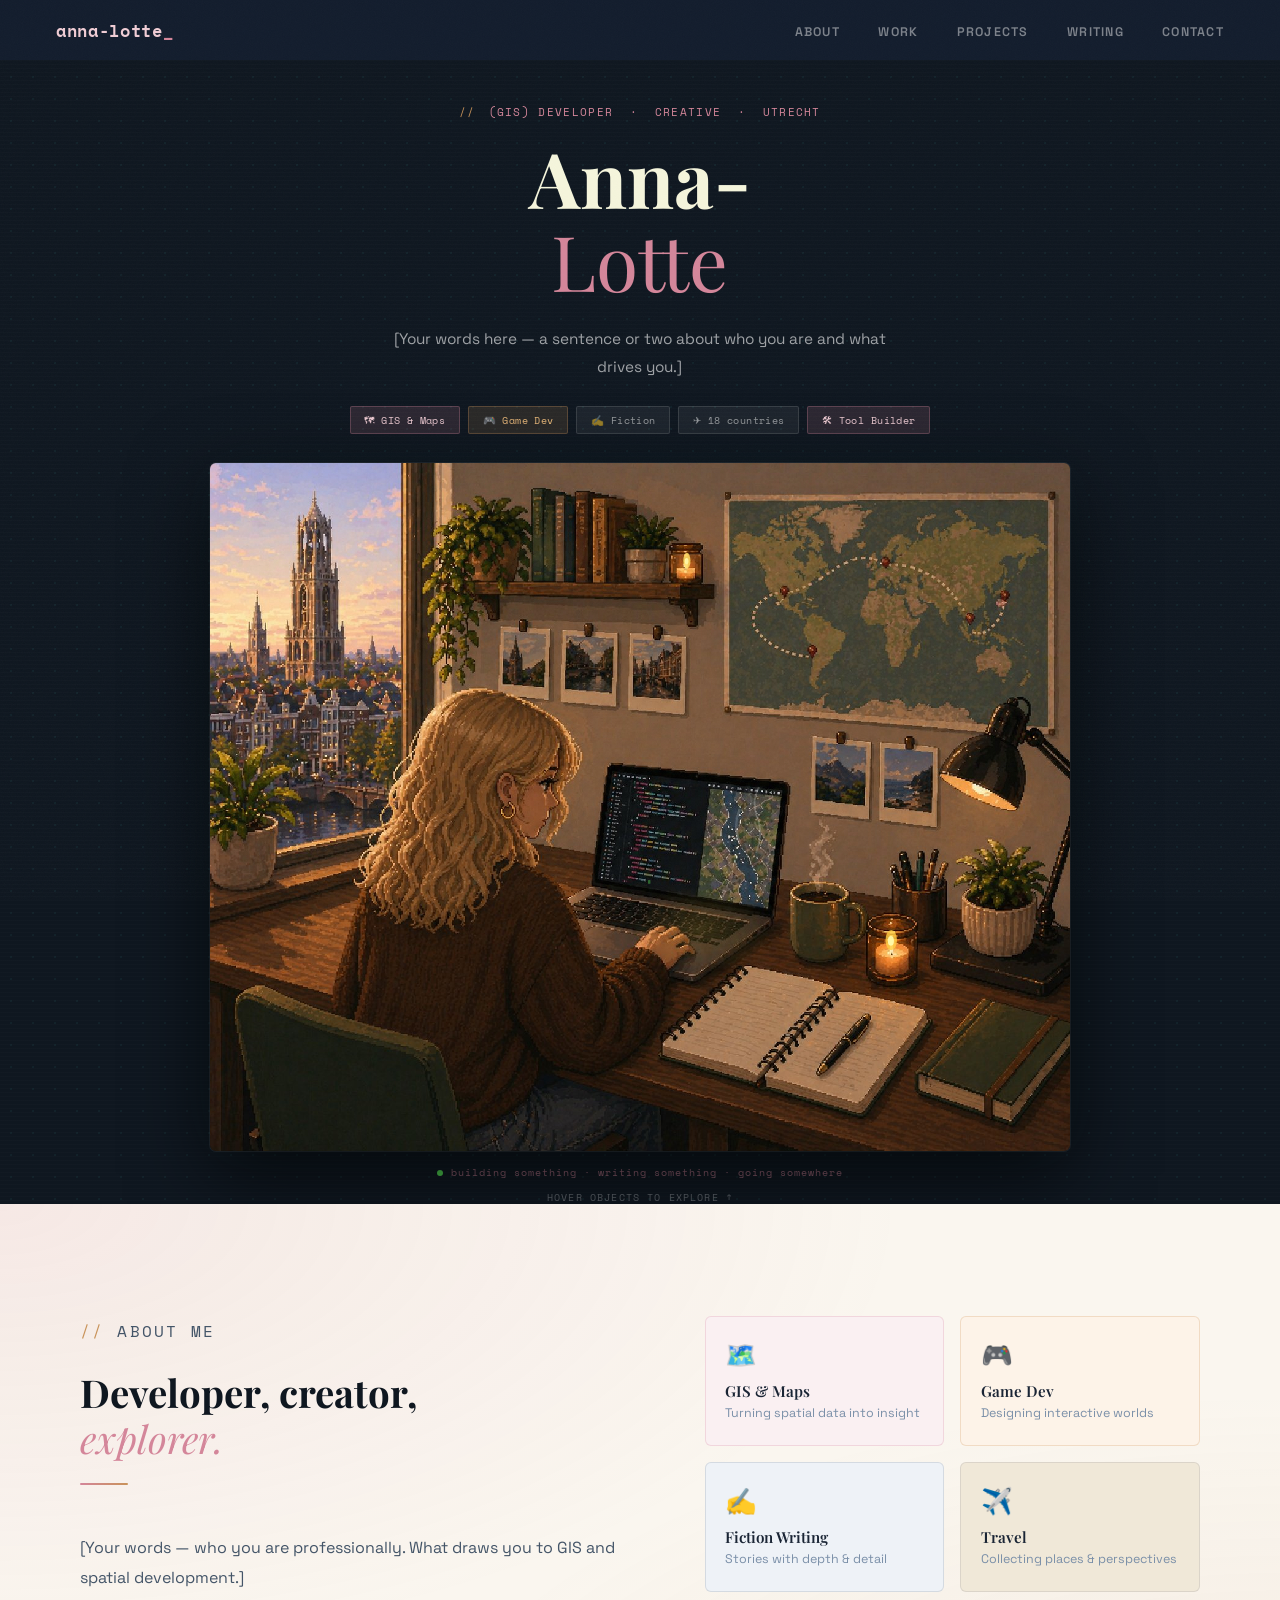
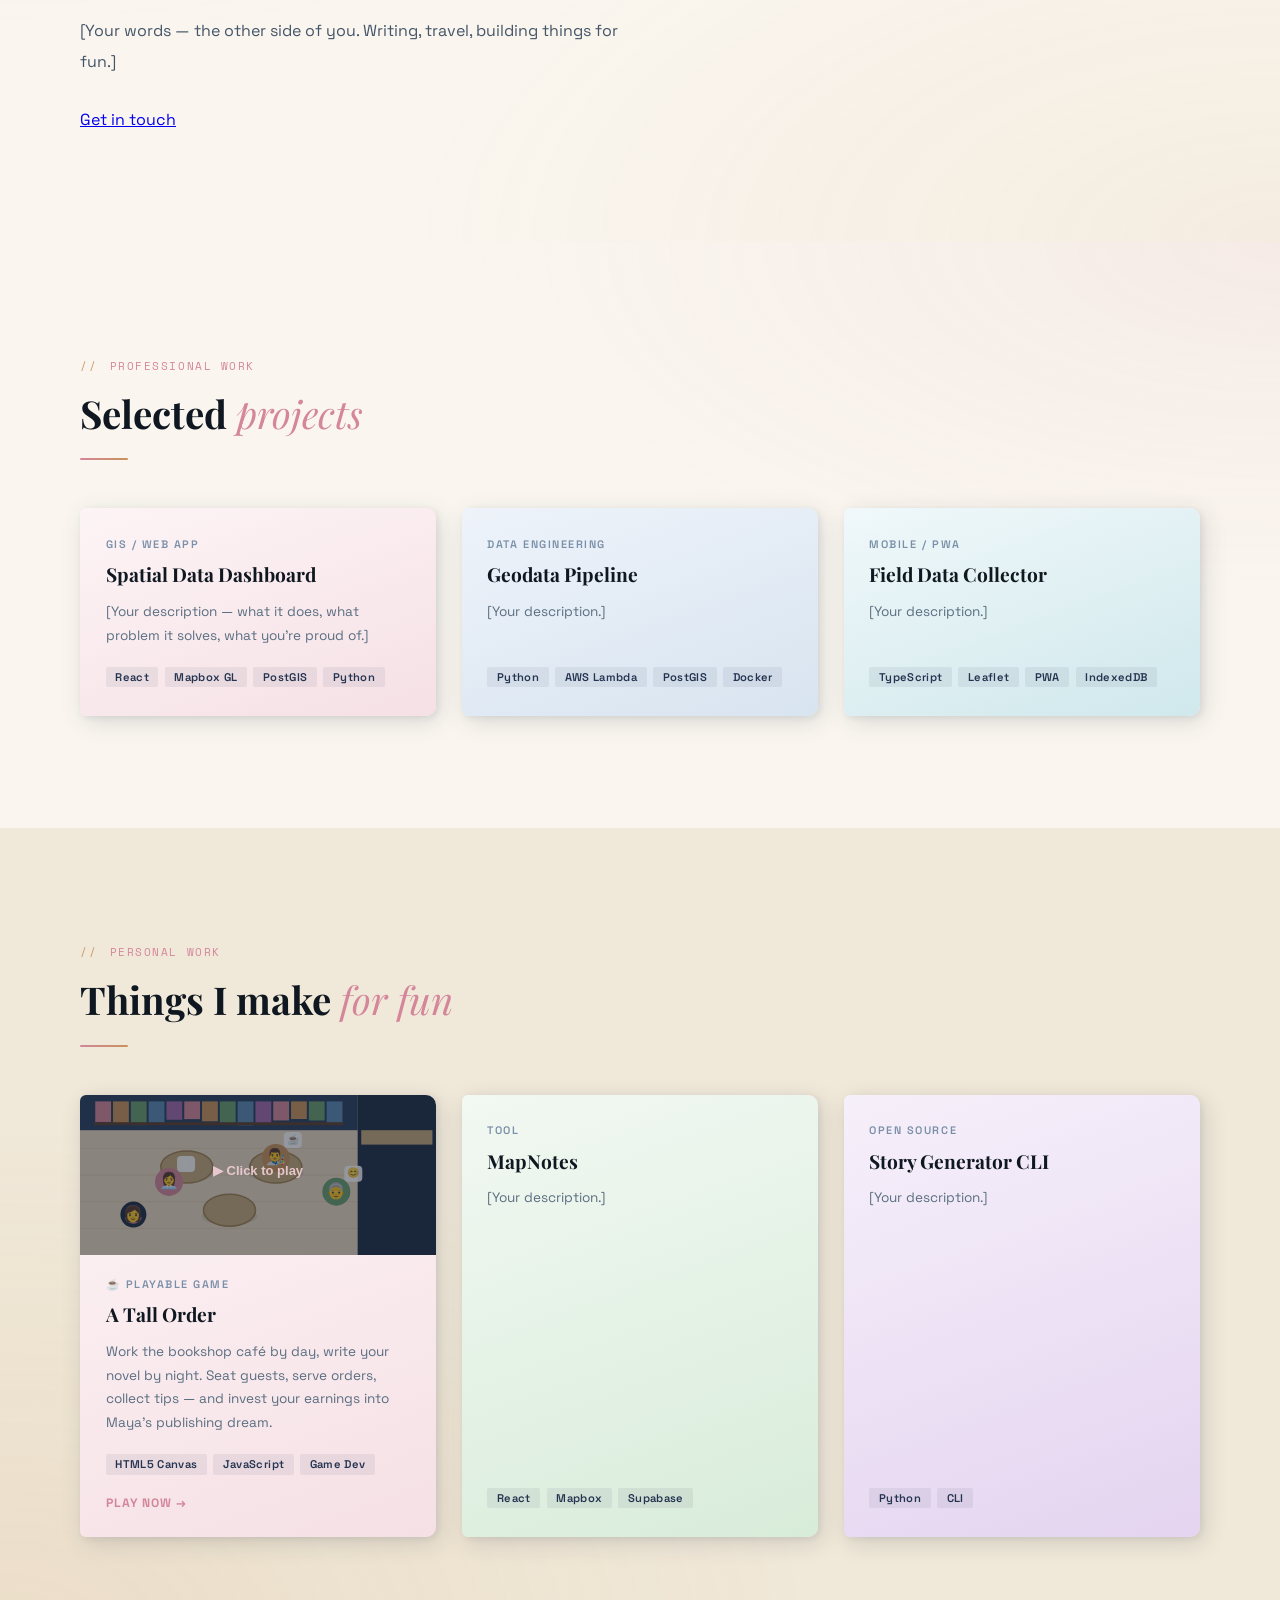
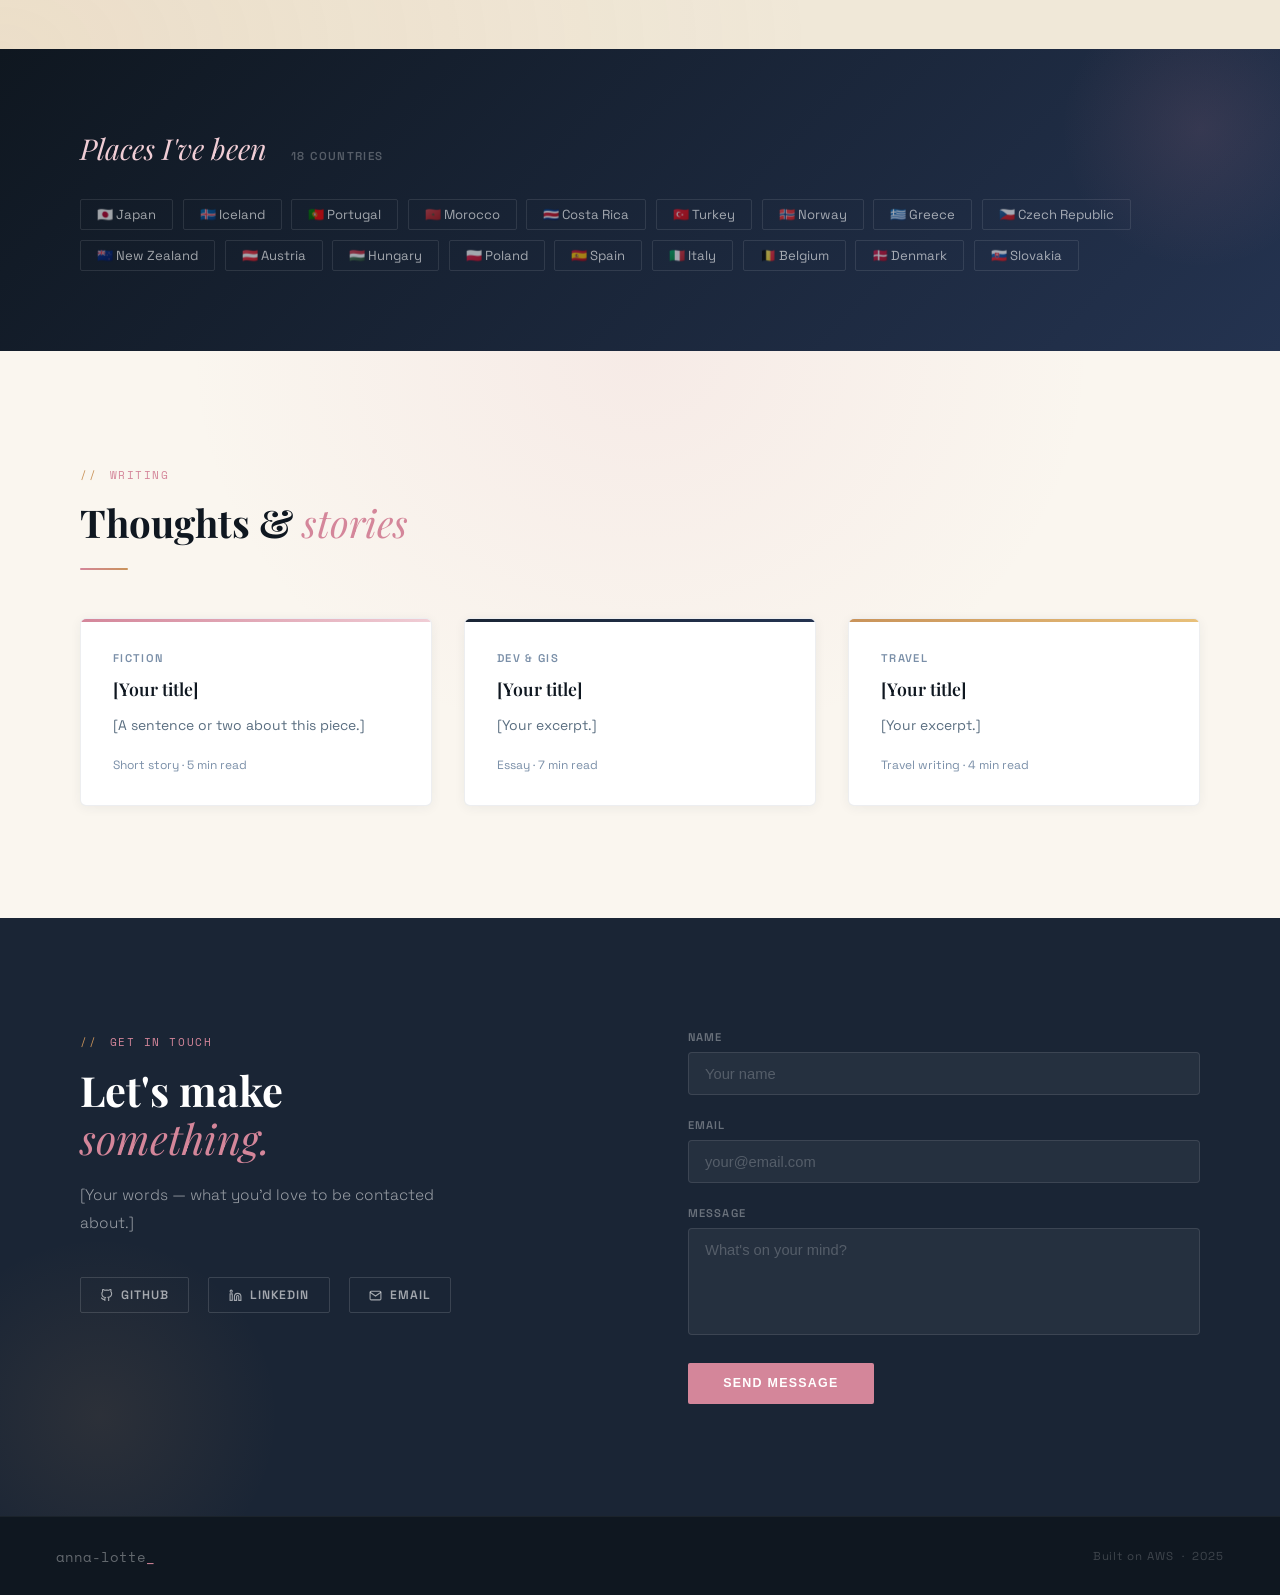
<file: index.html>
<!DOCTYPE html>
<html lang="en">
<head>
  <meta charset="UTF-8"/>
  <meta name="viewport" content="width=device-width, initial-scale=1.0"/>
  <title>Anna-Lotte</title>
  <link rel="preconnect" href="https://fonts.googleapis.com">
  <link href="https://fonts.googleapis.com/css2?family=Space+Grotesk:wght@300;400;500;600;700&family=Playfair+Display:ital,wght@0,400;0,700;1,400&family=Space+Mono:ital,wght@0,400;0,700;1,400&display=swap" rel="stylesheet">
  <style>
    *,*::before,*::after{box-sizing:border-box;margin:0;padding:0}

    :root {
      --navy:      #1a2535;
      --navy-deep: #0f1720;
      --navy-mid:  #243350;
      --rose:      #d4869a;
      --rose-light:#f0cdd5;
      --rose-pale: #faf0f2;
      --amber:     #c9935a;
      --amber-pale:#fdf3e8;
      --cream:     #faf6ef;
      --parchment: #f0e8d8;
      --pixel-green: #4ec94e;
      --pixel-cyan:  #4ecfcf;
      --ink:       #1a2535;
      --muted:     #7a8fa8;
      --rule-light:rgba(26,37,53,0.12);
      --rule-dark: rgba(255,255,255,0.1);
    }

    html { scroll-behavior: smooth; }

    body {
      font-family: 'Space Grotesk', sans-serif;
      background: var(--cream);
      color: var(--ink);
      overflow-x: hidden;
    }

    /* ── subtle paper grain overlay ── */
    body::before {
      content: '';
      position: fixed; inset: 0; z-index: 999; pointer-events: none;
      opacity: 0.025;
      background-image: url("data:image/svg+xml,%3Csvg viewBox='0 0 256 256' xmlns='http://www.w3.org/2000/svg'%3E%3Cfilter id='noise'%3E%3CfeTurbulence type='fractalNoise' baseFrequency='0.9' numOctaves='4' stitchTiles='stitch'/%3E%3C/filter%3E%3Crect width='100%25' height='100%25' filter='url(%23noise)'/%3E%3C/svg%3E");
      background-size: 200px 200px;
    }

    /* ══════════════ NAV ══════════════ */
    nav {
      position: fixed; top: 0; left: 0; right: 0; z-index: 100;
      display: flex; align-items: center; justify-content: space-between;
      padding: 1.1rem 3.5rem;
      background: rgba(20,30,46,0.97);
      backdrop-filter: blur(12px);
    }

    .nav-logo {
      font-family: 'Space Mono', monospace;
      font-size: 1.05rem;
      font-weight: 700;
      color: var(--rose-light);
      text-decoration: none;
      letter-spacing: 0.04em;
    }

    .nav-links { display: flex; gap: 2.4rem; list-style: none; }
    .nav-links a {
      text-decoration: none;
      font-size: 0.78rem;
      font-weight: 600;
      letter-spacing: 0.1em;
      text-transform: uppercase;
      color: rgba(255,255,255,0.45);
      transition: color 0.2s;
    }
    .nav-links a:hover { color: var(--rose-light); }

    /* ══════════════ HERO ══════════════ */
    .hero {
      min-height: 100vh;
      background: var(--navy-deep);
      padding-top: 64px;
      display: flex;
      flex-direction: column;
      align-items: center;
      justify-content: center;
      position: relative;
      overflow: hidden;
    }

    /* Dot grid across the whole hero */
    .hero::before {
      content: '';
      position: absolute; inset: 0; pointer-events: none; z-index: 0;
      background-image: radial-gradient(circle, rgba(78,201,201,0.06) 1px, transparent 1px);
      background-size: 22px 22px;
    }

    /* Scanlines */
    .hero::after {
      content: '';
      position: absolute; inset: 0; pointer-events: none; z-index: 0;
      background: repeating-linear-gradient(
        0deg, transparent, transparent 3px,
        rgba(255,255,255,0.012) 3px, rgba(255,255,255,0.012) 4px
      );
    }

    /* ── HERO TEXT BLOCK — floats above the image ── */
    .hero-text {
      position: relative; z-index: 2;
      text-align: center;
      padding: 2.5rem 2rem 1.8rem;
      display: flex;
      flex-direction: column;
      align-items: center;
    }

    .hero-tag {
      display: inline-flex; align-items: center; gap: 0.5rem;
      font-family: 'Space Mono', monospace;
      font-size: 0.68rem; font-weight: 400;
      letter-spacing: 0.12em; text-transform: uppercase;
      color: var(--rose);
      margin-bottom: 1.2rem;
      opacity: 0; animation: fadeUp 0.5s 0.1s forwards;
    }
    .hero-tag::before { content: '//'; color: var(--amber); margin-right: 0.3rem; }

    .hero-name {
      font-family: 'Playfair Display', serif;
      font-size: clamp(3rem, 6vw, 5.5rem);
      font-weight: 700;
      line-height: 1.0;
      color: beige;
      margin-bottom: 0.15rem;
      opacity: 0; animation: fadeUp 0.7s 0.2s forwards;
    }

    .hero-name-line2 {
      font-family: 'Playfair Display', serif;
      font-size: clamp(3rem, 6vw, 5.5rem);
      font-weight: 400;
      line-height: 1.1;
      color: var(--rose);
      margin-bottom: 1.4rem;
      opacity: 0; animation: fadeUp 0.7s 0.3s forwards;
    }

    .hero-divider {
      display: flex; align-items: center; gap: 1rem;
      margin-bottom: 1.2rem;
      opacity: 0; animation: fadeUp 0.5s 0.45s forwards;
    }
    .hero-divider span { width: 32px; height: 1px; background: var(--amber); display: block; }
    .hero-divider em {
      font-family: 'Space Mono', monospace;
      font-style: normal;
      font-size: 0.7rem;
      color: rgba(255,255,255,0.4);
      letter-spacing: 0.08em;
    }

    .hero-desc {
      font-size: 0.96rem;
      line-height: 1.8;
      color: rgba(255,255,255,0.6);
      font-weight: 400;
      max-width: 520px;
      margin-bottom: 1.6rem;
      opacity: 0; animation: fadeUp 0.7s 0.55s forwards;
    }

    .hero-chips {
      display: flex; flex-wrap: wrap; gap: 0.5rem;
      justify-content: center;
      margin-bottom: 0;
      opacity: 0; animation: fadeUp 0.6s 0.65s forwards;
    }

    .chip {
      font-family: 'Space Mono', monospace;
      font-size: 0.65rem; font-weight: 400;
      padding: 0.3rem 0.85rem;
      border-radius: 2px;
      letter-spacing: 0.04em;
    }
    .chip-rose  { background: rgba(212,134,154,0.15); color: var(--rose-light); border: 1px solid rgba(212,134,154,0.3); }
    .chip-amber { background: rgba(201,147,90,0.15);  color: #e8b87a;           border: 1px solid rgba(201,147,90,0.3); }
    .chip-mist  { background: rgba(255,255,255,0.06); color: rgba(255,255,255,0.55); border: 1px solid rgba(255,255,255,0.12); }

    /* Hint text below image */
    .hero-hint {
      font-family: 'Space Mono', monospace;
      font-size: 0.6rem;
      color: rgba(255,255,255,0.25);
      letter-spacing: 0.12em;
      text-transform: uppercase;
      margin-top: 0.6rem;
      opacity: 0; animation: fadeIn 1s 1.4s forwards;
    }

    /* ── SCENE — full-width centrepiece ── */
    .pixel-scene {
      position: relative; z-index: 2;
      display: flex; flex-direction: column; align-items: center;
      width: 100%; padding: 0 2rem;
      opacity: 0; animation: fadeIn 1s 0.8s forwards;
    }

    .scene-container {
      position: relative;
      width: 100%;
      max-width: 860px;
      border-radius: 6px;
      overflow: hidden;
      box-shadow:
        0 0 0 1px rgba(255,255,255,0.06),
        0 24px 80px rgba(0,0,0,0.7),
        0 0 60px rgba(78,201,201,0.04);
    }

    .scene-img {
      display: block;
      width: 100%;
      height: auto;
      image-rendering: pixelated;
    }

    .scene-overlay {
      position: absolute;
      inset: 0;
      width: 100%;
      height: 100%;
    }

    /* Hotspot zones */
    .hotspot { cursor: pointer; }
    .hotspot:hover { fill: rgba(255,255,255,0.05) !important; }
    a:hover .hotspot-label { opacity: 1 !important; }
    .hotspot-label { transition: opacity 0.18s; }

    /* Status bar */
    .pixel-status {
      font-family: 'Space Mono', monospace;
      font-size: 0.62rem; color: rgba(212,134,154,0.65);
      letter-spacing: 0.1em;
      display: flex; align-items: center; gap: 0.5rem;
      margin-top: 0.9rem;
    }
    .pixel-status-dot {
      width: 6px; height: 6px; border-radius: 50%;
      background: #4ec94e;
      animation: blink 1.2s step-start infinite;
    }
    @keyframes blink { 0%,100%{opacity:1} 50%{opacity:0} }

    /* ── Remove the old hero-left / hero-right panels ── */
    .hero-left, .hero-right { display: none; }

    /* ══════════════ SECTION COMMONS ══════════════ */
    .section-inner { max-width: 1120px; margin: 0 auto; }

    .section-kicker {
      display: inline-flex; align-items: center; gap: 0.6rem;
      font-family: 'Space Mono', monospace;
      font-size: 0.68rem; font-weight: 400;
      letter-spacing: 0.14em; text-transform: uppercase;
      color: var(--rose);
      margin-bottom: 1rem;
    }
    .section-kicker::before {
      content: '//'; color: var(--amber); margin-right: 0.2rem;
    }

    .section-heading {
      font-family: 'Playfair Display', serif;
      font-size: clamp(2rem, 3vw, 2.8rem);
      font-weight: 700;
      color: var(--navy-deep);
      line-height: 1.2;
      margin-bottom: 0.4rem;
    }
    .section-heading em {
      font-style: italic; font-weight: 400;
      color: var(--rose);
    }

    .section-rule {
      width: 48px; height: 2px;
      background: linear-gradient(90deg, var(--rose), var(--amber));
      margin: 1.4rem 0 3rem;
      border-radius: 2px;
    }

    /* ══════════════ ABOUT ══════════════ */
    #about {
      padding: 7rem 3.5rem;
      background:
        radial-gradient(ellipse at 0% 0%, rgba(212,134,154,0.12) 0%, transparent 50%),
        radial-gradient(ellipse at 100% 100%, rgba(201,147,90,0.1) 0%, transparent 50%),
        var(--cream);
    }

    .about-grid {
      display: grid;
      grid-template-columns: 1.1fr 1fr;
      gap: 5rem; align-items: start;
    }

    .about-body p {
      font-size: 1rem; line-height: 1.9;
      color: #445568; font-weight: 400;
      margin-bottom: 1.4rem;
    }

    .about-tiles {
      display: grid;
      grid-template-columns: 1fr 1fr;
      gap: 1rem;
    }

    .about-tile {
      padding: 1.4rem 1.2rem;
      border-radius: 6px;
      border: 1px solid transparent;
      transition: transform 0.2s, box-shadow 0.2s;
    }
    .about-tile:hover { transform: translateY(-3px); box-shadow: 0 6px 20px rgba(30,45,69,0.1); }

    .tile-rose   { background: var(--rose-pale);  border-color: rgba(212,134,154,0.25); }
    .tile-amber  { background: var(--amber-pale); border-color: rgba(201,147,90,0.25); }
    .tile-navy   { background: #eef2f7;           border-color: rgba(30,45,69,0.12); }
    .tile-parch  { background: var(--parchment);  border-color: rgba(30,45,69,0.1); }

    .tile-icon { font-size: 1.6rem; margin-bottom: 0.6rem; display: block; }
    .tile-name { font-family: 'Playfair Display', serif; font-size: 0.95rem; font-weight: 600; color: var(--navy); margin-bottom: 0.2rem; }
    .tile-desc { font-size: 0.78rem; color: var(--muted); line-height: 1.5; }

    /* ══════════════ SKILLS ══════════════ */
    #skills {
      padding: 5.5rem 3.5rem;
      background: var(--navy);
      position: relative; overflow: hidden;
    }

    #skills::before {
      content: '';
      position: absolute; inset: 0;
      background-image:
        linear-gradient(rgba(255,255,255,0.025) 1px, transparent 1px),
        linear-gradient(90deg, rgba(255,255,255,0.025) 1px, transparent 1px);
      background-size: 48px 48px;
      pointer-events: none;
    }

    #skills .section-kicker { color: var(--rose); }
    #skills .section-heading { color: #fff; }
    #skills .section-heading em { color: var(--amber); }

    .skills-cols {
      display: grid;
      grid-template-columns: repeat(3, 1fr);
      gap: 2.5rem;
    }

    .skill-col-head {
      font-size: 0.72rem; font-weight: 600;
      letter-spacing: 0.12em; text-transform: uppercase;
      color: var(--amber);
      margin-bottom: 1.2rem;
      padding-bottom: 0.8rem;
      border-bottom: 1px solid rgba(255,255,255,0.08);
    }

    .skill-item {
      display: flex; align-items: center; gap: 0.7rem;
      padding: 0.5rem 0;
      border-bottom: 1px solid rgba(255,255,255,0.05);
      font-size: 0.9rem; font-weight: 400;
      color: rgba(255,255,255,0.7);
      transition: color 0.2s;
    }
    .skill-item:hover { color: rgba(255,255,255,0.95); }
    .skill-item::before {
      content: ''; width: 4px; height: 4px; border-radius: 50%;
      background: var(--rose); flex-shrink: 0;
    }

    /* ══════════════ PROJECTS — book spines ══════════════ */
    #work-projects {
      padding: 7rem 3.5rem;
      background:
        radial-gradient(ellipse at 100% 0%, rgba(212,134,154,0.1) 0%, transparent 45%),
        var(--cream);
    }

    #personal-projects {
      padding: 7rem 3.5rem;
      background:
        radial-gradient(ellipse at 0% 100%, rgba(201,147,90,0.12) 0%, transparent 45%),
        var(--parchment);
    }

    .book-shelf {
      display: grid;
      grid-template-columns: repeat(3, 1fr);
      gap: 1.6rem;
    }

    .book-card {
      border-radius: 6px 10px 10px 6px;
      overflow: hidden;
      box-shadow: 4px 6px 24px rgba(30,45,69,0.14), 2px 2px 6px rgba(30,45,69,0.08);
      transition: transform 0.25s, box-shadow 0.25s;
      cursor: default;
      display: flex; flex-direction: column;
    }
    .book-card:hover {
      transform: translateY(-6px) rotate(0.5deg);
      box-shadow: 6px 12px 36px rgba(30,45,69,0.2);
    }

    .book-spine {
      width: 8px; flex-shrink: 0;
    }

    .book-cover {
      padding: 1.8rem 1.6rem;
      flex: 1; display: flex; flex-direction: column;
    }

    .book-cover-rose   { background: linear-gradient(160deg, #fdf4f6 0%, #f5e0e5 100%); }
    .book-cover-amber  { background: linear-gradient(160deg, #fdf8f0 0%, #f5e6d0 100%); }
    .book-cover-navy   { background: linear-gradient(160deg, #eef3fa 0%, #d8e4f0 100%); }
    .book-cover-sage   { background: linear-gradient(160deg, #f2f8f2 0%, #d8ecda 100%); }
    .book-cover-plum   { background: linear-gradient(160deg, #f6f0fa 0%, #e4d4f0 100%); }
    .book-cover-teal   { background: linear-gradient(160deg, #f0f8fa 0%, #d0e8ec 100%); }

    .book-spine-rose   { background: var(--rose); }
    .book-spine-amber  { background: var(--amber); }
    .book-spine-navy   { background: var(--navy); }
    .book-spine-sage   { background: #6a9e6e; }
    .book-spine-plum   { background: #8a6aaa; }
    .book-spine-teal   { background: #4a8a9e; }

    .book-genre {
      font-size: 0.68rem; font-weight: 600;
      letter-spacing: 0.14em; text-transform: uppercase;
      color: var(--muted); margin-bottom: 0.7rem;
    }

    .book-title {
      font-family: 'Playfair Display', serif;
      font-size: 1.2rem; font-weight: 700;
      color: var(--navy-deep);
      line-height: 1.3; margin-bottom: 0.8rem;
    }

    .book-desc {
      font-size: 0.85rem; line-height: 1.75;
      color: #5a6e80; font-weight: 400;
      margin-bottom: 1.2rem; flex: 1;
    }

    .book-tags {
      display: flex; flex-wrap: wrap; gap: 0.4rem;
    }

    .book-tag {
      font-size: 0.7rem; font-weight: 600;
      padding: 0.2rem 0.6rem;
      border-radius: 2px;
      background: rgba(30,45,69,0.07);
      color: var(--navy-mid);
      letter-spacing: 0.03em;
    }

    /* ══════════════ TRAVEL ══════════════ */
    .travel-section {
      padding: 5rem 3.5rem;
      background: linear-gradient(135deg, var(--navy-deep) 0%, var(--navy-mid) 100%);
      position: relative; overflow: hidden;
    }

    .travel-section::after {
      content: '';
      position: absolute; top: -60px; right: -60px;
      width: 280px; height: 280px; border-radius: 50%;
      background: radial-gradient(circle, rgba(212,134,154,0.12) 0%, transparent 70%);
      pointer-events: none;
    }

    .travel-inner { max-width: 1120px; margin: 0 auto; }

    .travel-top {
      display: flex; align-items: baseline; gap: 1.5rem;
      margin-bottom: 2rem;
    }

    .travel-heading {
      font-family: 'Playfair Display', serif;
      font-size: 1.8rem; font-weight: 400; font-style: italic;
      color: var(--rose-light);
    }

    .travel-count {
      font-size: 0.72rem; font-weight: 600;
      letter-spacing: 0.12em; text-transform: uppercase;
      color: rgba(255,255,255,0.28);
    }

    .travel-grid {
      display: flex; flex-wrap: wrap; gap: 0.6rem;
    }

    .travel-chip {
      font-size: 0.82rem; font-weight: 400;
      color: rgba(255,255,255,0.6);
      padding: 0.38rem 1rem;
      border: 1px solid rgba(255,255,255,0.1);
      border-radius: 2px;
      transition: all 0.2s; cursor: default;
    }
    .travel-chip:hover {
      color: #fff;
      border-color: var(--rose);
      background: rgba(212,134,154,0.1);
    }

    /* ══════════════ WRITING ══════════════ */
    #blog {
      padding: 7rem 3.5rem;
      background:
        radial-gradient(ellipse at 50% 0%, rgba(212,134,154,0.1) 0%, transparent 50%),
        var(--cream);
    }

    .writing-row {
      display: grid;
      grid-template-columns: repeat(3, 1fr);
      gap: 2rem;
    }

    .writing-card {
      padding: 2rem;
      border-radius: 6px;
      background: #fff;
      border: 1px solid rgba(30,45,69,0.08);
      box-shadow: 0 2px 12px rgba(30,45,69,0.06);
      transition: transform 0.2s, box-shadow 0.2s;
      cursor: default;
      position: relative; overflow: hidden;
    }
    .writing-card::before {
      content: '';
      position: absolute; top: 0; left: 0; right: 0; height: 3px;
    }
    .writing-card:nth-child(1)::before { background: linear-gradient(90deg, var(--rose), var(--rose-light)); }
    .writing-card:nth-child(2)::before { background: linear-gradient(90deg, var(--navy), var(--navy-mid)); }
    .writing-card:nth-child(3)::before { background: linear-gradient(90deg, var(--amber), #e8c07a); }
    .writing-card:hover { transform: translateY(-4px); box-shadow: 0 8px 28px rgba(30,45,69,0.12); }

    .writing-cat {
      font-size: 0.7rem; font-weight: 600;
      letter-spacing: 0.12em; text-transform: uppercase;
      color: var(--muted); margin-bottom: 0.8rem;
    }

    .writing-title {
      font-family: 'Playfair Display', serif;
      font-size: 1.1rem; font-weight: 600;
      color: var(--navy-deep); line-height: 1.4;
      margin-bottom: 0.7rem;
    }

    .writing-excerpt {
      font-size: 0.87rem; line-height: 1.75;
      color: #5a6e80; font-weight: 400;
      margin-bottom: 1.2rem;
    }

    .writing-meta {
      font-size: 0.75rem; color: var(--muted);
    }

    /* ══════════════ CONTACT ══════════════ */
    #contact {
      padding: 7rem 3.5rem;
      background: var(--navy);
      position: relative; overflow: hidden;
    }

    #contact::before {
      content: '';
      position: absolute; bottom: -80px; left: -80px;
      width: 360px; height: 360px; border-radius: 50%;
      background: radial-gradient(circle, rgba(201,147,90,0.1) 0%, transparent 70%);
      pointer-events: none;
    }

    .contact-grid {
      display: grid;
      grid-template-columns: 1fr 1fr;
      gap: 6rem; align-items: start;
    }

    .contact-heading {
      font-family: 'Playfair Display', serif;
      font-size: 2.6rem; font-weight: 700;
      color: #fff; line-height: 1.15;
      margin-bottom: 1.2rem;
    }
    .contact-heading em { font-style: italic; font-weight: 400; color: var(--rose); }

    .contact-desc {
      font-size: 0.96rem; line-height: 1.85;
      color: rgba(255,255,255,0.55); font-weight: 300;
      max-width: 380px; margin-bottom: 2.5rem;
    }

    .socials { display: flex; gap: 1.2rem; flex-wrap: wrap; }

    .social-btn {
      display: flex; align-items: center; gap: 0.5rem;
      font-size: 0.76rem; font-weight: 600;
      letter-spacing: 0.08em; text-transform: uppercase;
      color: rgba(255,255,255,0.6);
      text-decoration: none;
      padding: 0.55rem 1.2rem;
      border: 1px solid rgba(255,255,255,0.14);
      border-radius: 2px;
      transition: all 0.2s;
    }
    .social-btn:hover {
      color: #fff;
      border-color: var(--rose);
      background: rgba(212,134,154,0.12);
    }

    .form-field { margin-bottom: 1.4rem; }

    .form-field label {
      display: block;
      font-size: 0.7rem; font-weight: 600;
      letter-spacing: 0.1em; text-transform: uppercase;
      color: rgba(255,255,255,0.35);
      margin-bottom: 0.5rem;
    }

    .form-field input,
    .form-field textarea {
      width: 100%;
      background: rgba(255,255,255,0.05);
      border: 1px solid rgba(255,255,255,0.1);
      border-radius: 4px;
      padding: 0.8rem 1rem;
      font-family: 'Nunito', sans-serif;
      font-size: 0.92rem; font-weight: 400;
      color: rgba(255,255,255,0.85);
      outline: none; resize: none;
      transition: border-color 0.2s, background 0.2s;
    }
    .form-field input::placeholder,
    .form-field textarea::placeholder { color: rgba(255,255,255,0.22); }
    .form-field input:focus,
    .form-field textarea:focus {
      border-color: var(--rose);
      background: rgba(255,255,255,0.07);
    }

    .btn-send {
      padding: 0.85rem 2.2rem;
      background: var(--rose);
      color: #fff;
      font-family: 'Nunito', sans-serif;
      font-size: 0.78rem; font-weight: 600;
      letter-spacing: 0.1em; text-transform: uppercase;
      border: none; border-radius: 2px;
      cursor: pointer; transition: background 0.2s, transform 0.15s;
    }
    .btn-send:hover { background: #c0728a; transform: translateY(-1px); }

    .book-card-link { text-decoration:none; display:flex; }
    .book-card-link:hover .book-title { color:var(--rose); }

    /* ══════════════ FOOTER ══════════════ */
    footer {
      background: var(--navy-deep);
      padding: 1.8rem 3.5rem;
      display: flex; align-items: center; justify-content: space-between;
      border-top: 1px solid rgba(255,255,255,0.05);
    }

    .footer-sig {
      font-family: 'Space Mono', monospace;
      font-size: 0.88rem;
      color: rgba(255,255,255,0.35);
    }

    .footer-copy {
      font-size: 0.72rem; letter-spacing: 0.08em;
      color: rgba(255,255,255,0.2);
    }

    /* ══════════════ ANIMATIONS ══════════════ */
    @keyframes fadeUp {
      from { opacity:0; transform:translateY(18px); }
      to   { opacity:1; transform:translateY(0); }
    }
    @keyframes fadeIn {
      from { opacity:0; } to { opacity:1; }
    }

    .reveal {
      opacity: 0; transform: translateY(24px);
      transition: opacity 0.75s ease, transform 0.75s ease;
    }
    .reveal.visible { opacity: 1; transform: translateY(0); }

    /* ══════════════ RESPONSIVE ══════════════ */
    @media (max-width: 900px) {
      .hero { grid-template-columns: 1fr; }
      .hero-right { display: none; }
      .about-grid, .contact-grid { grid-template-columns: 1fr; gap: 3rem; }
      .book-shelf, .skills-cols, .writing-row { grid-template-columns: 1fr; }
      nav, #about, #skills, #work-projects, #personal-projects,
      #blog, #contact, .travel-section, footer { padding-left: 1.5rem; padding-right: 1.5rem; }
      .hero-left { padding: 4rem 1.5rem; }
    }
  </style>
</head>
<body>

<!-- NAV -->
<nav>
  <a href="#" class="nav-logo">anna-lotte<span style="color:var(--rose)">_</span></a>
  <ul class="nav-links">
    <li><a href="#about">About</a></li>
    <li><a href="#work-projects">Work</a></li>
    <li><a href="#personal-projects">Projects</a></li>
    <li><a href="#blog">Writing</a></li>
    <li><a href="#contact">Contact</a></li>
  </ul>
</nav>

<!-- HERO -->
<section class="hero" id="home">

  <div class="hero-text">
    <p class="hero-tag">(GIS) Developer &nbsp;·&nbsp; Creative &nbsp;·&nbsp; Utrecht</p>
    <h1 class="hero-name">Anna-</h1>
    <h1 class="hero-name-line2">Lotte</h1>
    <p class="hero-desc">[Your words here — a sentence or two about who you are and what drives you.]</p>
    <div class="hero-chips">
      <span class="chip chip-rose">🗺 GIS &amp; Maps</span>
      <span class="chip chip-amber">🎮 Game Dev</span>
      <span class="chip chip-mist">✍ Fiction</span>
      <span class="chip chip-mist">✈ 18 countries</span>
      <span class="chip chip-rose">🛠 Tool Builder</span>
    </div>
  </div>

  <div class="pixel-scene">
    <div class="scene-container">
      <img src="assets/desk-scene.png" class="scene-img" alt="Anna-Lotte at her desk"/>

      <svg class="scene-overlay" viewBox="0 0 1402 1122" xmlns="http://www.w3.org/2000/svg">

        <!-- STEAM from coffee mug (~876, 640) -->
        <g>
          <path d="M868 640 Q858 612 868 588 Q878 564  542"
            stroke="rgba(255,255,255,0.55)" stroke-width="4" fill="none" stroke-linecap="round">
            <animate attributeName="opacity" values="0;0.7;0.5;0" dur="2.6s" repeatCount="indefinite" begin="0s"/>
            <animateTransform attributeName="transform" type="translate" values="0,0;-4,-14;-6,-28" dur="2.6s" repeatCount="indefinite" begin="0s"/>
          </path>
          <path d="M886 645 Q898 616 888 590 Q878 564 890 540"
            stroke="rgba(255,255,255,0.4)" stroke-width="3" fill="none" stroke-linecap="round">
            <animate attributeName="opacity" values="0;0;0.6;0.4;0" dur="2.6s" repeatCount="indefinite" begin="0.9s"/>
            <animateTransform attributeName="transform" type="translate" values="0,0;5,-12;7,-24" dur="2.6s" repeatCount="indefinite" begin="0.9s"/>
          </path>
          <path d="M876 638 Q864 610 876 584 Q888 558 876 534"
            stroke="rgba(255,255,255,0.3)" stroke-width="2.5" fill="none" stroke-linecap="round">
            <animate attributeName="opacity" values="0;0.5;0.3;0" dur="3s" repeatCount="indefinite" begin="1.6s"/>
            <animateTransform attributeName="transform" type="translate" values="0,0;2,-16;0,-32" dur="3s" repeatCount="indefinite" begin="1.6s"/>
          </path>
        </g>

        <!-- DESK CANDLE (~974, 712) -->
        <g>
          <ellipse cx="1110" cy="779" rx="10" ry="16" fill="#ffcc44" opacity="0.9">
            <animate attributeName="rx" values="10;7;12;9;10" dur="0.35s" repeatCount="indefinite"/>
            <animate attributeName="ry" values="16;19;14;17;16" dur="0.35s" repeatCount="indefinite"/>
            <animate attributeName="opacity" values="0.9;0.75;1;0.8;0.9" dur="0.4s" repeatCount="indefinite"/>
            <animateTransform attributeName="transform" type="translate" values="0,0;2,-1;-1,1;1,-2;0,0" dur="0.35s" repeatCount="indefinite"/>
          </ellipse>
          <ellipse cx="1110" cy="779" rx="5" ry="8" fill="#fffaaa" opacity="0.95">
            <animate attributeName="rx" values="5;4;6;5;5" dur="0.3s" repeatCount="indefinite"/>
          </ellipse>
          <radialGradient id="deskGlow" cx="50%" cy="50%">
            <stop offset="0%" stop-color="#ffcc44" stop-opacity="0.2"/>
            <stop offset="100%" stop-color="#ffcc44" stop-opacity="0"/>
          </radialGradient>
          <ellipse cx="800" cy="760" rx="120" ry="70" fill="url(#deskGlow)">
            <animate attributeName="opacity" values="0.8;0.5;1;0.7;0.8" dur="0.8s" repeatCount="indefinite"/>
          </ellipse>
        </g>

        <!-- SHELF CANDLE (~540, 138) -->
        <g>
          <ellipse cx="777" cy="160" rx="7" ry="11" fill="#ffdd66" opacity="0.85">
            <animate attributeName="rx" values="7;5;8;6;7" dur="0.28s" repeatCount="indefinite"/>
            <animate attributeName="ry" values="11;14;10;13;11" dur="0.28s" repeatCount="indefinite"/>
            <animateTransform attributeName="transform" type="translate" values="0,0;1,-1;-1,0;0,1;0,0" dur="0.28s" repeatCount="indefinite"/>
          </ellipse>
          <ellipse cx="777" cy="160" rx="3" ry="5" fill="#fffaaa" opacity="0.9"/>
          <radialGradient id="shelfGlow" cx="50%" cy="50%">
            <stop offset="0%" stop-color="#ffdd66" stop-opacity="0.18"/>
            <stop offset="100%" stop-color="#ffdd66" stop-opacity="0"/>
          </radialGradient>
          <ellipse cx="540" cy="155" rx="80" ry="50" fill="url(#shelfGlow)">
            <animate attributeName="opacity" values="0.7;0.4;0.9;0.6;0.7" dur="0.9s" repeatCount="indefinite"/>
          </ellipse>
        </g>

        <!-- BLINKING CURSOR on laptop -->
        <rect x="714" y="680" width="4" height="6" fill="#4ec94e" rx="1">
          <animate attributeName="opacity" values="1;1;0;0;1" dur="1.1s" repeatCount="indefinite"/>
        </rect>

        <!-- SCREEN GLOW
        <radialGradient id="screenGlow" cx="50%" cy="50%">
          <stop offset="0%" stop-color="#5a9ad4" stop-opacity="0.18"/>
          <stop offset="100%" stop-color="#5a9ad4" stop-opacity="0"/>
        </radialGradient>
        <ellipse cx="620" cy="400" rx="200" ry="150" fill="url(#screenGlow)">
          <animate attributeName="opacity" values="0.5;1;0.5" dur="3.5s" repeatCount="indefinite"/>
        </ellipse> -->

        <!-- LAMP GLOW -->
        <!-- <radialGradient id="lampGlow" cx="50%" cy="70%">
          <stop offset="0%" stop-color="#ffcc88" stop-opacity="0.22"/>
          <stop offset="100%" stop-color="#ffcc88" stop-opacity="0"/>
        </radialGradient>
        <ellipse cx="1150" cy="500" rx="180" ry="220" fill="url(#lampGlow)">
          <animate attributeName="opacity" values="0.7;1;0.7" dur="4s" repeatCount="indefinite"/>
        </ellipse> -->

        <!-- HOTSPOT 1: Laptop → Work -->
        <a href="#work-projects" style="text-decoration:none;">
          <rect class="hotspot" x="476" y="370" width="435" height="360" rx="6" fill="transparent"/>
          <g class="hotspot-label" opacity="0">
            <rect x="556" y="510" width="220" height="52" rx="5" fill="rgba(10,18,28,0.92)"/>
            <rect x="556" y="510" width="220" height="3" rx="2" fill="#4ec94e"/>
            <text x="666" y="534" text-anchor="middle" font-family="Space Mono,monospace" font-size="13" font-weight="700" fill="#4ec94e">→ see my work</text>
            <text x="666" y="552" text-anchor="middle" font-family="Space Mono,monospace" font-size="10" fill="rgba(255,255,255,0.45)">GIS · apps · tools</text>
          </g>
        </a>

        <!-- HOTSPOT 2: World map → About -->
        <a href="#about" style="text-decoration:none;">
          <rect class="hotspot" x="729" y="22" width="630" height="360" rx="6" fill="transparent"/>
          <g class="hotspot-label" opacity="0">
            <rect x="920" y="175" width="220" height="52" rx="5" fill="rgba(10,18,28,0.92)"/>
            <rect x="920" y="175" width="220" height="3" rx="2" fill="#d4869a"/>
            <text x="1030" y="199" text-anchor="middle" font-family="Space Mono,monospace" font-size="13" font-weight="700" fill="#d4869a">→ about me</text>
            <text x="1030" y="217" text-anchor="middle" font-family="Space Mono,monospace" font-size="10" fill="rgba(255,255,255,0.45)">18 countries · explorer</text>
          </g>
        </a>

        <!-- HOTSPOT 3: Notebook → Writing -->
        <a href="#blog" style="text-decoration:none;">
          <rect class="hotspot" x="532" y="807" width="561" height="292" rx="6" fill="transparent"/>
          <g class="hotspot-label" opacity="0">
            <rect x="700" y="870" width="220" height="52" rx="5" fill="rgba(10,18,28,0.92)"/>
            <rect x="700" y="870" width="220" height="3" rx="2" fill="#c9935a"/>
            <text x="810" y="894" text-anchor="middle" font-family="Space Mono,monospace" font-size="13" font-weight="700" fill="#c9935a">→ my writing</text>
            <text x="810" y="912" text-anchor="middle" font-family="Space Mono,monospace" font-size="10" fill="rgba(255,255,255,0.45)">fiction · essays · travel</text>
          </g>
        </a>

        <!-- HOTSPOT 4: Bookshelf → Projects -->
        <a href="#personal-projects" style="text-decoration:none;">
          <rect class="hotspot" x="280" y="0" width="533" height="200" rx="6" fill="transparent"/>
          <g class="hotspot-label" opacity="0">
            <rect x="350" y="80" width="220" height="52" rx="5" fill="rgba(10,18,28,0.92)"/>
            <rect x="350" y="80" width="220" height="3" rx="2" fill="#9a7ad4"/>
            <text x="460" y="104" text-anchor="middle" font-family="Space Mono,monospace" font-size="13" font-weight="700" fill="#c9b4e8">→ my projects</text>
            <text x="460" y="122" text-anchor="middle" font-family="Space Mono,monospace" font-size="10" fill="rgba(255,255,255,0.45)">games · tools · ideas</text>
          </g>
        </a>

      </svg>
    </div>

    <div class="pixel-status">
      <span class="pixel-status-dot"></span>
      building something · writing something · going somewhere
    </div>
    <p class="hero-hint">hover objects to explore ↑</p>
  </div>

</section>

<!-- ABOUT -->
<section id="about">
  <div class="section-inner reveal">
    <div class="about-grid">
      <div class="about-body">
        <p class="section-kicker">About me</p>
        <h2 class="section-heading">Developer, creator,<br><em>explorer.</em></h2>
        <div class="section-rule"></div>
        <p>[Your words — who you are professionally. What draws you to GIS and spatial development.]</p>
        <p>[Your words — the other side of you. Writing, travel, building things for fun.]</p>
        <div style="margin-top:2rem;">
          <a href="#contact" class="btn-rose">Get in touch</a>
        </div>
      </div>
      <div class="about-tiles">
        <div class="about-tile tile-rose">
          <span class="tile-icon">🗺️</span>
          <div class="tile-name">GIS &amp; Maps</div>
          <div class="tile-desc">Turning spatial data into insight</div>
        </div>
        <div class="about-tile tile-amber">
          <span class="tile-icon">🎮</span>
          <div class="tile-name">Game Dev</div>
          <div class="tile-desc">Designing interactive worlds</div>
        </div>
        <div class="about-tile tile-navy">
          <span class="tile-icon">✍️</span>
          <div class="tile-name">Fiction Writing</div>
          <div class="tile-desc">Stories with depth &amp; detail</div>
        </div>
        <div class="about-tile tile-parch">
          <span class="tile-icon">✈️</span>
          <div class="tile-name">Travel</div>
          <div class="tile-desc">Collecting places &amp; perspectives</div>
        </div>
      </div>
    </div>
  </div>
</section>

<!-- WORK PROJECTS -->
<section id="work-projects">
  <div class="section-inner reveal">
    <p class="section-kicker">Professional work</p>
    <h2 class="section-heading">Selected <em>projects</em></h2>
    <div class="section-rule"></div>
    <div class="book-shelf">

      <div class="book-card">
        <div class="book-spine book-spine-rose"></div>
        <div class="book-cover book-cover-rose">
          <p class="book-genre">GIS / Web App</p>
          <h3 class="book-title">Spatial Data Dashboard</h3>
          <p class="book-desc">[Your description — what it does, what problem it solves, what you're proud of.]</p>
          <div class="book-tags">
            <span class="book-tag">React</span>
            <span class="book-tag">Mapbox GL</span>
            <span class="book-tag">PostGIS</span>
            <span class="book-tag">Python</span>
          </div>
        </div>
      </div>

      <div class="book-card">
        <div class="book-spine book-spine-navy"></div>
        <div class="book-cover book-cover-navy">
          <p class="book-genre">Data Engineering</p>
          <h3 class="book-title">Geodata Pipeline</h3>
          <p class="book-desc">[Your description.]</p>
          <div class="book-tags">
            <span class="book-tag">Python</span>
            <span class="book-tag">AWS Lambda</span>
            <span class="book-tag">PostGIS</span>
            <span class="book-tag">Docker</span>
          </div>
        </div>
      </div>

      <div class="book-card">
        <div class="book-spine book-spine-teal"></div>
        <div class="book-cover book-cover-teal">
          <p class="book-genre">Mobile / PWA</p>
          <h3 class="book-title">Field Data Collector</h3>
          <p class="book-desc">[Your description.]</p>
          <div class="book-tags">
            <span class="book-tag">TypeScript</span>
            <span class="book-tag">Leaflet</span>
            <span class="book-tag">PWA</span>
            <span class="book-tag">IndexedDB</span>
          </div>
        </div>
      </div>

    </div>
  </div>
</section>

<!-- PERSONAL PROJECTS -->
<section id="personal-projects">
  <div class="section-inner reveal">
    <p class="section-kicker">Personal work</p>
    <h2 class="section-heading">Things I make <em>for fun</em></h2>
    <div class="section-rule"></div>
    <div class="book-shelf">

      <a href="a-tall-order/index.html" class="book-card book-card-link">
        <div class="book-spine book-spine-rose"></div>
        <div class="book-cover book-cover-rose" style="padding:0; overflow:hidden; position:relative;">
          <!-- Animated game preview -->
          <canvas id="previewCanvas" style="width:100%;height:160px;display:block;"></canvas>
          <div style="padding:1.4rem 1.6rem 1.6rem;">
            <p class="book-genre">☕ Playable Game</p>
            <h3 class="book-title">A Tall Order</h3>
            <p class="book-desc">Work the bookshop café by day, write your novel by night. Seat guests, serve orders, collect tips — and invest your earnings into Maya's publishing dream.</p>
            <div class="book-tags">
              <span class="book-tag">HTML5 Canvas</span>
              <span class="book-tag">JavaScript</span>
              <span class="book-tag">Game Dev</span>
            </div>
            <div style="margin-top:1rem;">
              <span style="font-size:0.76rem;font-weight:700;color:var(--rose);letter-spacing:0.08em;text-transform:uppercase;">Play now →</span>
            </div>
          </div>
        </div>
      </a>

      <div class="book-card">
        <div class="book-spine book-spine-sage"></div>
        <div class="book-cover book-cover-sage">
          <p class="book-genre">Tool</p>
          <h3 class="book-title">MapNotes</h3>
          <p class="book-desc">[Your description.]</p>
          <div class="book-tags">
            <span class="book-tag">React</span>
            <span class="book-tag">Mapbox</span>
            <span class="book-tag">Supabase</span>
          </div>
        </div>
      </div>

      <div class="book-card">
        <div class="book-spine book-spine-plum"></div>
        <div class="book-cover book-cover-plum">
          <p class="book-genre">Open source</p>
          <h3 class="book-title">Story Generator CLI</h3>
          <p class="book-desc">[Your description.]</p>
          <div class="book-tags">
            <span class="book-tag">Python</span>
            <span class="book-tag">CLI</span>
          </div>
        </div>
      </div>

    </div>
  </div>
</section>

<!-- TRAVEL -->
<div class="travel-section">
  <div class="travel-inner">
    <div class="travel-top">
      <h3 class="travel-heading">Places I've been</h3>
      <span class="travel-count">18 countries</span>
    </div>
    <div class="travel-grid">
      <span class="travel-chip">🇯🇵 Japan</span>
      <span class="travel-chip">🇮🇸 Iceland</span>
      <span class="travel-chip">🇵🇹 Portugal</span>
      <span class="travel-chip">🇲🇦 Morocco</span>
      <span class="travel-chip">🇨🇷 Costa Rica</span>
      <span class="travel-chip">🇹🇷 Turkey</span>
      <span class="travel-chip">🇳🇴 Norway</span>
      <span class="travel-chip">🇬🇷 Greece</span>
      <span class="travel-chip">🇨🇿 Czech Republic</span>
      <span class="travel-chip">🇳🇿 New Zealand</span>
      <span class="travel-chip">🇦🇹 Austria</span>
      <span class="travel-chip">🇭🇺 Hungary</span>
      <span class="travel-chip">🇵🇱 Poland</span>
      <span class="travel-chip">🇪🇸 Spain</span>
      <span class="travel-chip">🇮🇹 Italy</span>
      <span class="travel-chip">🇧🇪 Belgium</span>
      <span class="travel-chip">🇩🇰 Denmark</span>
      <span class="travel-chip">🇸🇰 Slovakia</span>
    </div>
  </div>
</div>

<!-- WRITING -->
<section id="blog">
  <div class="section-inner reveal">
    <p class="section-kicker">Writing</p>
    <h2 class="section-heading">Thoughts &amp; <em>stories</em></h2>
    <div class="section-rule"></div>
    <div class="writing-row">
      <div class="writing-card">
        <p class="writing-cat">Fiction</p>
        <h3 class="writing-title">[Your title]</h3>
        <p class="writing-excerpt">[A sentence or two about this piece.]</p>
        <p class="writing-meta">Short story · 5 min read</p>
      </div>
      <div class="writing-card">
        <p class="writing-cat">Dev &amp; GIS</p>
        <h3 class="writing-title">[Your title]</h3>
        <p class="writing-excerpt">[Your excerpt.]</p>
        <p class="writing-meta">Essay · 7 min read</p>
      </div>
      <div class="writing-card">
        <p class="writing-cat">Travel</p>
        <h3 class="writing-title">[Your title]</h3>
        <p class="writing-excerpt">[Your excerpt.]</p>
        <p class="writing-meta">Travel writing · 4 min read</p>
      </div>
    </div>
  </div>
</section>

<!-- CONTACT -->
<section id="contact">
  <div class="section-inner">
    <div class="contact-grid reveal">
      <div>
        <p class="section-kicker" style="color:var(--rose)">Get in touch</p>
        <h2 class="contact-heading">Let's make<br><em>something.</em></h2>
        <p class="contact-desc">[Your words — what you'd love to be contacted about.]</p>
        <div class="socials">
          <a href="#" class="social-btn">
            <svg width="13" height="13" viewBox="0 0 24 24" fill="none" stroke="currentColor" stroke-width="2"><path d="M9 19c-5 1.5-5-2.5-7-3m14 6v-3.87a3.37 3.37 0 0 0-.94-2.61c3.14-.35 6.44-1.54 6.44-7A5.44 5.44 0 0 0 20 4.77 5.07 5.07 0 0 0 19.91 1S18.73.65 16 2.48a13.38 13.38 0 0 0-7 0C6.27.65 5.09 1 5.09 1A5.07 5.07 0 0 0 5 4.77a5.44 5.44 0 0 0-1.5 3.78c0 5.42 3.3 6.61 6.44 7A3.37 3.37 0 0 0 9 18.13V22"/></svg>
            GitHub
          </a>
          <a href="#" class="social-btn">
            <svg width="13" height="13" viewBox="0 0 24 24" fill="none" stroke="currentColor" stroke-width="2"><path d="M16 8a6 6 0 0 1 6 6v7h-4v-7a2 2 0 0 0-2-2 2 2 0 0 0-2 2v7h-4v-7a6 6 0 0 1 6-6z"/><rect x="2" y="9" width="4" height="12"/><circle cx="4" cy="4" r="2"/></svg>
            LinkedIn
          </a>
          <a href="#" class="social-btn">
            <svg width="13" height="13" viewBox="0 0 24 24" fill="none" stroke="currentColor" stroke-width="2"><path d="M4 4h16c1.1 0 2 .9 2 2v12c0 1.1-.9 2-2 2H4c-1.1 0-2-.9-2-2V6c0-1.1.9-2 2-2z"/><polyline points="22,6 12,13 2,6"/></svg>
            Email
          </a>
        </div>
      </div>
      <div>
        <div class="form-field"><label>Name</label><input type="text" placeholder="Your name"/></div>
        <div class="form-field"><label>Email</label><input type="email" placeholder="your@email.com"/></div>
        <div class="form-field"><label>Message</label><textarea rows="5" placeholder="What's on your mind?"></textarea></div>
        <button class="btn-send">Send message</button>
      </div>
    </div>
  </div>
</section>

<!-- FOOTER -->
<footer>
  <span class="footer-sig">anna-lotte<span style="color:var(--rose)">_</span></span>
  <span class="footer-copy">Built on AWS &nbsp;·&nbsp; 2025</span>
</footer>

<script>
// Mini animated preview of A Tall Order
(function() {
  function initPreview() {
    const c = document.getElementById('previewCanvas');
    if (!c) return;
    const ctx = c.getContext('2d');
    c.width = c.offsetWidth * window.devicePixelRatio || 300;
    c.height = 160 * window.devicePixelRatio || 160;
    ctx.scale(window.devicePixelRatio || 1, window.devicePixelRatio || 1);
    const W = c.offsetWidth || 300, H = 160;

    let t = 0;
    const guests = [
      { x: W*0.25, y: H*0.55, emoji:'👩‍💼', col:'#d4869a', state:0, timer:0 },
      { x: W*0.55, y: H*0.38, emoji:'👨‍🎨', col:'#c9935a', state:1, timer:60 },
      { x: W*0.72, y: H*0.62, emoji:'👵',   col:'#6a9e6e', state:2, timer:30 },
    ];

    function draw() {
      ctx.clearRect(0,0,W,H);
      // Floor
      ctx.fillStyle = '#e8d8c0';
      ctx.fillRect(0,0,W,H);
      // Plank lines
      ctx.strokeStyle='rgba(160,130,90,0.15)';ctx.lineWidth=1;
      for(let y=0;y<H;y+=H/6){ctx.beginPath();ctx.moveTo(0,y);ctx.lineTo(W*0.78,y);ctx.stroke();}
      // Wall
      ctx.fillStyle='#2a3f5e'; ctx.fillRect(0,0,W*0.78,H*0.22);
      // Books
      const cols=['#d4869a','#c9935a','#6a9e6e','#5a8ab4','#a06aaa'];
      const bw=(W*0.7)/14;
      for(let i=0;i<14;i++){
        ctx.fillStyle=cols[i%cols.length];
        ctx.fillRect(W*0.04+i*bw+1,H*0.04,bw-2,H*0.13+Math.sin(i)*H*0.02);
      }
      ctx.fillStyle='#5a4030';ctx.fillRect(W*0.04,H*0.17,W*0.7,3);
      // Counter
      ctx.fillStyle='#1e2d45';ctx.fillRect(W*0.78,0,W*0.22,H);
      ctx.fillStyle='#c4a87a';ctx.fillRect(W*0.79,H*0.22,W*0.2,H*0.09);
      // Tables
      [[W*0.3,H*0.45],[W*0.55,H*0.45],[W*0.42,H*0.72]].forEach(([tx,ty])=>{
        ctx.fillStyle='rgba(0,0,0,0.08)';ctx.beginPath();ctx.ellipse(tx,ty+6,28,9,0,0,Math.PI*2);ctx.fill();
        ctx.fillStyle='#c4a87a';ctx.beginPath();ctx.ellipse(tx,ty,26,16,0,0,Math.PI*2);ctx.fill();
        ctx.strokeStyle='#a08050';ctx.lineWidth=1.5;ctx.stroke();
      });
      // Guests
      guests.forEach(g=>{
        g.timer++;
        const bob = Math.sin((g.timer+t)*0.06)*3;
        ctx.fillStyle=g.col;
        ctx.beginPath();ctx.arc(g.x,g.y+bob,14,0,Math.PI*2);ctx.fill();
        ctx.font='16px serif';ctx.textAlign='center';ctx.textBaseline='middle';
        ctx.fillText(g.emoji,g.x,g.y+bob);
        ctx.textBaseline='alphabetic';
        // tiny bubble
        if(g.state===0){
          ctx.fillStyle='rgba(255,255,255,0.9)';
          ctx.beginPath();ctx.roundRect(g.x+8,g.y+bob-26,18,16,4);ctx.fill();
          ctx.font='10px serif';ctx.textAlign='center';ctx.textBaseline='middle';
          ctx.fillText('?',g.x+17,g.y+bob-18);ctx.textBaseline='alphabetic';
        } else if(g.state===1){
          ctx.fillStyle='rgba(255,255,255,0.9)';
          ctx.beginPath();ctx.roundRect(g.x+8,g.y+bob-26,18,16,4);ctx.fill();
          ctx.font='10px serif';ctx.textAlign='center';ctx.textBaseline='middle';
          ctx.fillText('☕',g.x+17,g.y+bob-18);ctx.textBaseline='alphabetic';
        } else {
          ctx.fillStyle='rgba(255,255,255,0.9)';
          ctx.beginPath();ctx.roundRect(g.x+8,g.y+bob-26,18,16,4);ctx.fill();
          ctx.font='10px serif';ctx.textAlign='center';ctx.textBaseline='middle';
          ctx.fillText('😊',g.x+17,g.y+bob-18);ctx.textBaseline='alphabetic';
        }
      });
      // Player
      const py = H*0.75 + Math.sin(t*0.04)*4;
      ctx.fillStyle='#1e2d45';ctx.beginPath();ctx.arc(W*0.15,py,13,0,Math.PI*2);ctx.fill();
      ctx.fillStyle='#d4869a';ctx.beginPath();ctx.arc(W*0.15,py,9,Math.PI*0.1,Math.PI*0.9);ctx.fill();
      ctx.font='16px serif';ctx.textAlign='center';ctx.textBaseline='middle';
      ctx.fillText('👩',W*0.15,py);ctx.textBaseline='alphabetic';
      // Title overlay
      ctx.fillStyle='rgba(20,30,46,0.45)';ctx.fillRect(0,0,W,H);
      ctx.fillStyle='rgba(240,205,213,0.92)';
      ctx.font='bold 13px Nunito,sans-serif';ctx.textAlign='center';
      ctx.fillText('▶ Click to play', W/2, H/2);
      t++;
      requestAnimationFrame(draw);
    }
    draw();
  }
  if(document.readyState==='loading'){
    document.addEventListener('DOMContentLoaded', initPreview);
  } else {
    setTimeout(initPreview, 100);
  }
})();
</script>

<script>
  const reveals = document.querySelectorAll('.reveal');
  const io = new IntersectionObserver(entries => {
    entries.forEach(e => { if (e.isIntersecting) e.target.classList.add('visible'); });
  }, { threshold: 0.08 });
  reveals.forEach(r => io.observe(r));
</script>
</body>
</html>
</file>
